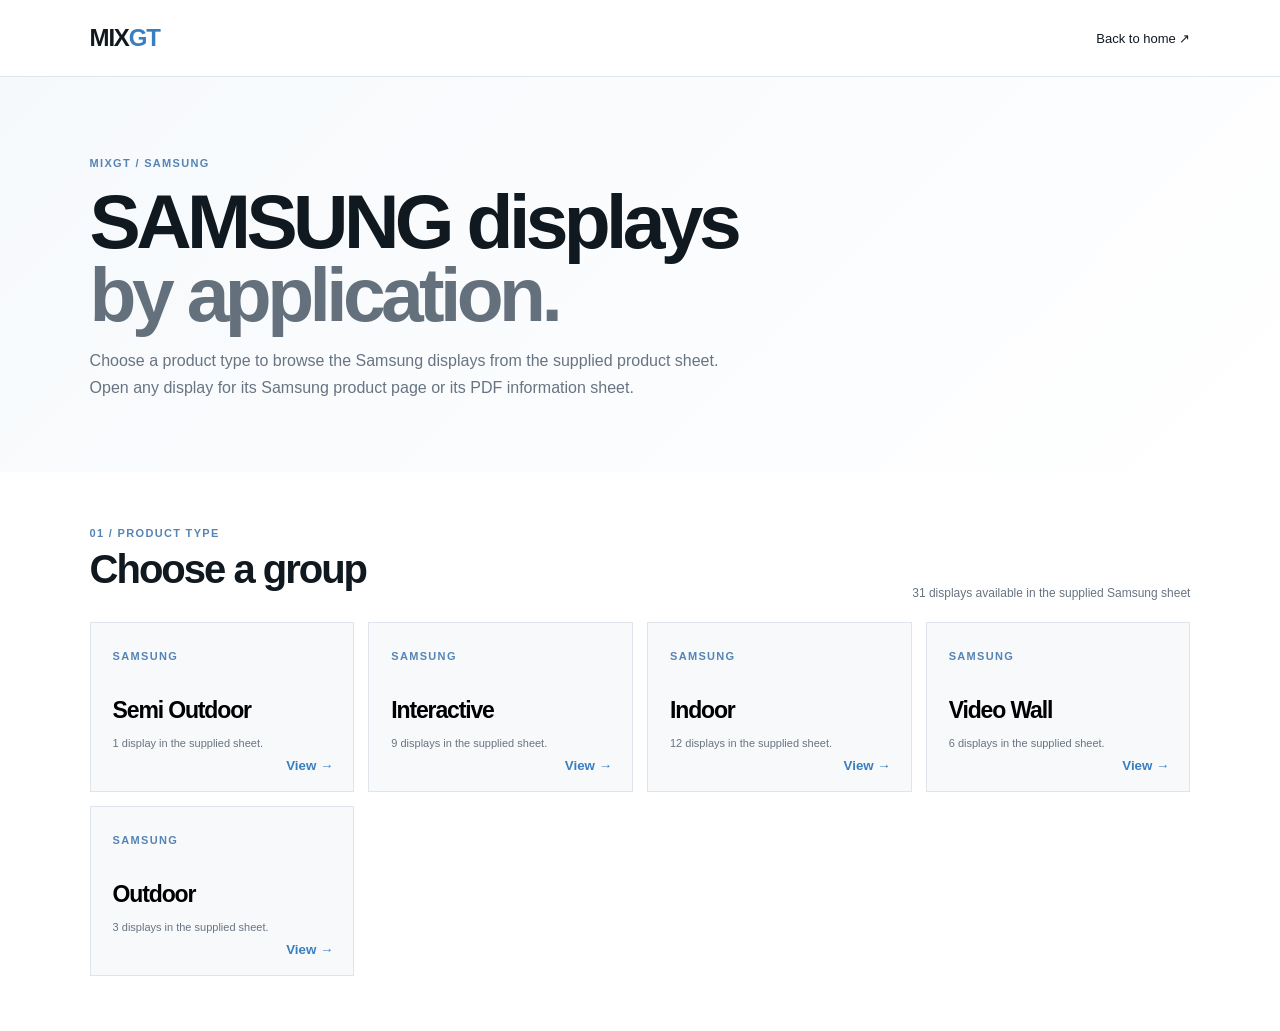
<file: samsung_catalog.html>
<!doctype html>
<html lang="en">
<head>
<meta charset="UTF-8">
<meta name="viewport" content="width=device-width, initial-scale=1.0">
<meta name="description" content="SAMSUNG professional display product catalog from MixGT.">
<title>MixGT | SAMSUNG Displays</title>
<style>
:root{--ink:#101820;--muted:#687482;--line:#dfe5ea;--paper:#f7f9fb;--blue:#397ec0}
*{box-sizing:border-box} body{margin:0;color:var(--ink);font-family:Arial,Helvetica,sans-serif;background:#fff}
a{color:inherit} .header{display:flex;justify-content:space-between;align-items:center;padding:24px 7vw;border-bottom:1px solid var(--line)}
.brand{font-weight:800;letter-spacing:-.05em;font-size:24px} .brand span{color:var(--blue)} .back{text-decoration:none;font-size:13px}
.hero{padding:80px 7vw 55px;background:linear-gradient(135deg,#f6f9fc,#fff)} .eyebrow{font-size:11px;letter-spacing:.12em;text-transform:uppercase;color:#5584b5;font-weight:700}
h1{font-size:clamp(42px,6vw,78px);line-height:.95;letter-spacing:-.06em;margin:16px 0} h1 em{font-style:normal;color:#64717d}
.hero p{max-width:650px;color:var(--muted);line-height:1.7}
.section{padding:55px 7vw} .section-title{display:flex;justify-content:space-between;gap:20px;align-items:end;margin-bottom:22px}
.section-title span{color:var(--muted);font-size:12px} .group-grid,.product-grid{display:grid;grid-template-columns:repeat(4,1fr);gap:14px}
.group{min-height:170px;border:1px solid var(--line);background:var(--paper);padding:22px;text-align:left;cursor:pointer;transition:.2s;position:relative}
.group:hover{transform:translateY(-4px);border-color:#4c89cd;box-shadow:0 15px 34px rgba(12,20,32,.09)}
.group h3{font-size:23px;margin:35px 0 10px;letter-spacing:-.05em} .group p{font-size:11px;color:var(--muted);line-height:1.6}
.group b{position:absolute;right:20px;bottom:18px;color:var(--blue)} .products-heading{display:flex;justify-content:space-between;align-items:end;margin-bottom:25px}
h2{font-size:40px;letter-spacing:-.05em;margin:8px 0} .backbtn{border:1px solid var(--line);background:white;padding:11px 15px;cursor:pointer}
.product{border:1px solid var(--line);background:#fff;padding:18px;min-height:270px;display:flex;flex-direction:column}
.visual{height:130px;background:linear-gradient(145deg,#111820,#27313b);display:flex;align-items:center;justify-content:center;margin-bottom:17px;position:relative;overflow:hidden}
.screen{width:74%;height:65%;border:5px solid #1e252c;background:linear-gradient(135deg,#1b6fae,#08131e);box-shadow:0 7px 0 #111;border-radius:2px}
.badge{position:absolute;top:9px;left:9px;color:#fff;font-size:9px;letter-spacing:.08em;text-transform:uppercase;background:rgba(0,0,0,.35);padding:6px 8px}
.product small{color:#5584b5;font-weight:700;font-size:10px} .product h3{margin:7px 0 4px;font-size:20px;letter-spacing:-.04em}
.code{font:10px monospace;color:var(--muted);margin-bottom:14px;word-break:break-all}
.actions{margin-top:auto;display:grid;grid-template-columns:1fr 1fr;gap:8px} .actions a{text-decoration:none;text-align:center;padding:10px 8px;font-size:11px;font-weight:700;border:1px solid var(--line)}
.actions a:first-child{background:#101820;color:white;border-color:#101820} .actions a:hover{opacity:.82}
.empty{padding:30px;background:var(--paper);color:var(--muted)} .hidden{display:none}
.modal{position:fixed;inset:0;display:none;align-items:center;justify-content:center;padding:25px;z-index:20} .modal.open{display:flex}
.modal-bg{position:absolute;inset:0;background:rgba(8,15,22,.58)} .modal-card{position:relative;z-index:1;background:#fff;max-width:850px;width:100%;display:grid;grid-template-columns:40% 60%;box-shadow:0 25px 70px rgba(0,0,0,.25);max-height:90vh;overflow:auto}
.modal-visual{min-height:430px;background:linear-gradient(145deg,#0e151c,#2e3a45);display:flex;align-items:center;justify-content:center;position:relative}
.modal-visual .screen{width:78%;height:45%;border-width:8px} .modal-content{padding:40px} .modal-content h2{font-size:38px}
.modal-content p{color:var(--muted);line-height:1.7} .detail{margin-top:25px;border-top:1px solid var(--line);padding-top:18px}
.detail-row{display:flex;justify-content:space-between;gap:20px;padding:8px 0;font-size:12px;border-bottom:1px solid #eef1f3} .detail-row b{font-weight:700}
.modal-actions{display:grid;grid-template-columns:1fr 1fr;gap:10px;margin-top:25px} .modal-actions a{padding:13px;text-align:center;text-decoration:none;border:1px solid var(--line);font-weight:700;font-size:12px}
.modal-actions a:first-child{background:#101820;color:#fff;border-color:#101820} .close{position:absolute;right:14px;top:10px;border:0;background:transparent;font-size:30px;cursor:pointer;z-index:2}
@media(max-width:850px){.group-grid,.product-grid{grid-template-columns:repeat(2,1fr)} .modal-card{grid-template-columns:1fr} .modal-visual{min-height:220px}}
@media(max-width:520px){.group-grid,.product-grid{grid-template-columns:1fr} .header,.hero,.section{padding-left:6vw;padding-right:6vw}}
</style>
</head>
<body>
<header class="header"><div class="brand">MIX<span>GT</span></div><a class="back" href="index.html">Back to home ↗</a></header>
<main>
<section class="hero"><div class="eyebrow">MIXGT / SAMSUNG</div><h1>SAMSUNG displays<br><em>by application.</em></h1><p>Choose a product type to browse the Samsung displays from the supplied product sheet. Open any display for its Samsung product page or its PDF information sheet.</p></section>
<section class="section">
  <div class="section-title"><div><div class="eyebrow">01 / Product type</div><h2>Choose a group</h2></div><span>31 displays available in the supplied Samsung sheet</span></div>
  <div class="group-grid" id="groups"></div>
</section>
<section class="section hidden" id="productsSection">
  <div class="products-heading"><div><div class="eyebrow">02 / Available displays</div><h2 id="selectedGroup"></h2></div><button class="backbtn" id="backBtn">← Back to groups</button></div>
  <div class="product-grid" id="products"></div>
</section>
</main>
<div class="modal" id="modal">
  <div class="modal-bg" id="modalBg"></div>
  <section class="modal-card">
    <button class="close" id="close">×</button>
    <div class="modal-visual"><span class="badge" id="mCat"></span><div class="screen"></div></div>
    <div class="modal-content">
      <div class="eyebrow">SAMSUNG DISPLAY</div><h2 id="mTitle"></h2>
      <p>Product information from the supplied Samsung product sheet.</p>
      <div class="detail">
        <div class="detail-row"><span>Long Code</span><b id="mCode"></b></div>
        <div class="detail-row"><span>Type</span><b id="mType"></b></div>
      </div>
      <div class="modal-actions"><a id="mLink" target="_blank" rel="noopener">Open screen link ↗</a><a id="mPdf" target="_blank">Open PDF ↗</a></div>
    </div>
  </section>
</div>
<script>
const PRODUCTS = [{"no": 1, "name": "OM55N-D", "code": "LH55OMNDPGB/EN", "link": "https://www.samsung.com/ie/smart-signage/outdoor-signage/windowdisplay-omn-d-series-lh55omndpgb-en/", "category": "Semi Outdoor", "pdf": "samsung-pdfs/OM55N-D_LH55OMNDPGB_EN.pdf"}, {"no": 2, "name": "WM85B", "code": "LH85WMBWLGCXUE", "link": "https://www.samsung.com/sa_en/business/smart-signage/interactive-display/flip-pro-wm85b-interactive-display-lh85wmbwlgcxue/", "category": "Interactive", "pdf": "samsung-pdfs/WM85B_LH85WMBWLGCXUE.pdf"}, {"no": 3, "name": "WM75B", "code": "LH75WMBWLGCXUE", "link": "https://www.samsung.com/sa_en/business/smart-signage/interactive-display/flip-pro-wm75b-interactive-display-lh75wmbwlgcxue/", "category": "Interactive", "pdf": "samsung-pdfs/WM75B_LH75WMBWLGCXUE.pdf"}, {"no": 5, "name": "OM55B", "code": "LH55OMBEBGBXUE", "link": "https://www.samsung.com/sa_en/business/smart-signage/video-wall/vmb-u-fhd-1080p-500nit-ip5x-35mm-lh55vmbubgbxue/", "category": "Indoor", "pdf": "samsung-pdfs/OM55B_LH55OMBEBGBXUE.pdf"}, {"no": 6, "name": "QM55B-T", "code": "LH55QMBTBGCXUE", "link": "https://www.samsung.com/ae/business/smart-signage/uhd-4k-signage/crystal-uhd-signage-qmc-lh55qmcebgcxue/", "category": "Interactive", "pdf": "samsung-pdfs/QM55B-T_LH55QMBTBGCXUE.pdf"}, {"no": 7, "name": "QM43B-T", "code": "LH43QMBTBGCXUE", "link": "https://www.samsung.com/sa_en/business/smart-signage/interactive-display/qmb-t-uhd-4k-capacitive-touch-8ms-lh43qmbtbgcxue/", "category": "Interactive", "pdf": "samsung-pdfs/QM43B-T_LH43QMBTBGCXUE.pdf"}, {"no": 8, "name": "VM46B-U", "code": "LH46VMBUBGBXUE", "link": "https://www.samsung.com/ae/smart-signage/video-wall/vmb-u-46-inch-fhd-1080p-500nit-ip5x-35mm-lh46vmbubgbxue/", "category": "Video Wall", "pdf": "samsung-pdfs/VM46B-U_LH46VMBUBGBXUE.pdf"}, {"no": 9, "name": "VH55C-R", "code": "LH55VHCRBGBXUE", "link": "https://www.samsung.com/sa_en/smart-signage/video-wall/vhr-r-55-inch-fhd-1080p-700nit-ip5x-0-88mm-lh55vhrrbgbxue/", "category": "Video Wall", "pdf": "samsung-pdfs/VH55C-R_LH55VHCRBGBXUE.pdf"}, {"no": 10, "name": "VM55C-R", "code": "LH55VMCRBGBXUE", "link": "https://www.samsung.com/eg/business/smart-signage/video-wall/vmb-r-fhd-1080p-500nit-ip5x-088mm-lh55vmbrbgbxue/", "category": "Video Wall", "pdf": "samsung-pdfs/VM55C-R_LH55VMCRBGBXUE.pdf"}, {"no": 11, "name": "VM55B-R", "code": "LH55VMBRBGBXUE", "link": "https://www.samsung.com/eg/business/smart-signage/video-wall/vmb-r-fhd-1080p-500nit-ip5x-088mm-lh55vmbrbgbxue/", "category": "Video Wall", "pdf": "samsung-pdfs/VM55B-R_LH55VMBRBGBXUE.pdf"}, {"no": 12, "name": "VM55B-U", "code": "LH55VMBUBGBXUE", "link": "https://www.samsung.com/ae/smart-signage/video-wall/vmb-u-46-inch-fhd-1080p-500nit-ip5x-35mm-lh46vmbubgbxue/", "category": "Video Wall", "pdf": "samsung-pdfs/VM55B-U_LH55VMBUBGBXUE.pdf"}, {"no": 13, "name": "WA75F", "code": "LH75WAFWLGCXUE", "link": "https://www.samsung.com/levant/business/smart-signage/interactive-display/interactive-display-waf-lh75wafwlgcxue/", "category": "Interactive", "pdf": "samsung-pdfs/WA75F_LH75WAFWLGCXUE.pdf"}, {"no": 14, "name": "VM55C-E", "code": "LH55VMCEBGBXUE", "link": "https://www.samsung.com/my/business/smart-signage/video-wall/vmc-e-extreme-narrow-bezel-video-wall-fhd-1080p-500nit-ip5x-174mm-lh55vmcebgbxxs/?srsltid=AfmBOopVN12SHL4Lg_AF7cgwmnnIF7jcUpJGvoRt0QUj7sCXSzLO2AKY", "category": "Video Wall", "pdf": "samsung-pdfs/VM55C-E_LH55VMCEBGBXUE.pdf"}, {"no": 15, "name": "QM55C", "code": "LH55QMCEBGCXUE", "link": "https://www.samsung.com/ae/business/smart-signage/uhd-4k-signage/crystal-uhd-signage-qmc-lh55qmcebgcxue/", "category": "Indoor", "pdf": "samsung-pdfs/QM55C_LH55QMCEBGCXUE.pdf"}, {"no": 16, "name": "OH55DX", "code": "LH55OHDEBGBXUE", "link": "https://www.samsung.com/ae/smart-signage/outdoor-signage/outdoor-signage-oh55a-55-inch-smart-signage-oh55a-lh55ohaebgbxue/", "category": "Outdoor", "pdf": "samsung-pdfs/OH55DX_LH55OHDEBGBXUE.pdf"}, {"no": 17, "name": "WA86F", "code": "LH56WAFWLGCXUE", "link": "https://www.samsung.com/sa_en/smart-signage/interactive-display/waf-65-inch-lh65wafwlgcxue/", "category": "Interactive", "pdf": "samsung-pdfs/WA86F_LH56WAFWLGCXUE.pdf"}, {"no": 18, "name": "QM85C", "code": "LH85QMCEBGCXUE", "link": "https://www.samsung.com/ae/business/smart-signage/uhd-4k-signage/crystal-uhd-signage-qmc-lh85qmcebgcxue/", "category": "Indoor", "pdf": "samsung-pdfs/QM85C_LH85QMCEBGCXUE.pdf"}, {"no": 19, "name": "QM75C", "code": "LH75QMCEBGCXUE", "link": "https://www.samsung.com/ae/business/smart-signage/uhd-4k-signage/crystal-uhd-signage-qmc-lh85qmcebgcxue/", "category": "Indoor", "pdf": "samsung-pdfs/QM75C_LH75QMCEBGCXUE.pdf"}, {"no": 20, "name": "QH50C", "code": "LH50QHCEBGCXUE", "link": "https://www.samsung.com/ae/business/smart-signage/uhd-4k-signage/crystal-uhd-signage-qhc-lh50qhcebgcxue/", "category": "Indoor", "pdf": "samsung-pdfs/QH50C_LH50QHCEBGCXUE.pdf"}, {"no": 21, "name": "WA65F", "code": "LH65WAFWLGCXUE", "link": "https://www.samsung.com/levant/business/smart-signage/interactive-display/interactive-display-waf-lh65wafwlgcxue/", "category": "Interactive", "pdf": "samsung-pdfs/WA65F_LH65WAFWLGCXUE.pdf"}, {"no": 22, "name": "WM65B", "code": "LH65WMBWBGCXUE", "link": "https://www.samsung.com/levant/business/smart-signage/interactive-display/flip-pro-wm65b-interactive-display-lh65wmbwbgcxue/", "category": "Interactive", "pdf": "samsung-pdfs/WM65B_LH65WMBWBGCXUE.pdf"}, {"no": 23, "name": "OH55A-S", "code": "LH55OHAOSGBXUE", "link": "https://www.samsung.com/ae/business/smart-signage/outdoor-signage/outdoor-signage-oh55a-s-fhd-4k-3500nit-ip5x-lh55ohaesgbxue/", "category": "Outdoor", "pdf": "samsung-pdfs/OH55A-S_LH55OHAOSGBXUE.pdf"}, {"no": 24, "name": "WM55B", "code": "LH55WMBWBGCXUE", "link": "https://www.samsung.com/sa_en/business/smart-signage/interactive-display/flip-pro-wm55b-interactive-display-lh55wmbwbgcxue/", "category": "Interactive", "pdf": "samsung-pdfs/WM55B_LH55WMBWBGCXUE.pdf"}, {"no": 25, "name": "QM43C", "code": "LH43QMCEPGCXUE", "link": "https://www.samsung.com/levant/business/smart-signage/uhd-4k-signage/crystal-uhd-signage-qmc-lh43qmcepgcxue/", "category": "Indoor", "pdf": "samsung-pdfs/QM43C_LH43QMCEPGCXUE.pdf"}, {"no": 26, "name": "QM65C", "code": "LH65QMCEBGCXUE", "link": "https://www.samsung.com/ae/business/smart-signage/uhd-4k-signage/crystal-uhd-signage-qmc-lh65qmcebgcxue/", "category": "Indoor", "pdf": "samsung-pdfs/QM65C_LH65QMCEBGCXUE.pdf"}, {"no": 27, "name": "QM50C", "code": "LH50QMCEPGCXUE", "link": "https://www.samsung.com/levant/business/smart-signage/uhd-4k-signage/crystal-uhd-signage-qmc-lh50qmcepgcxue/", "category": "Indoor", "pdf": "samsung-pdfs/QM50C_LH50QMCEPGCXUE.pdf"}, {"no": 28, "name": "QM32C", "code": "LH32QMCEBGCXUE", "link": "https://www.samsung.com/ae/business/smart-signage/uhd-4k-signage/crystal-uhd-signage-qmc-lh32qmcebgcxue/", "category": "Indoor", "pdf": "samsung-pdfs/QM32C_LH32QMCEBGCXUE.pdf"}, {"no": 29, "name": "OH24B", "code": "LH24OHBEBGBXUE", "link": "https://www.samsung.com/uk/business/smart-signage/outdoor-signage/outdoor-signage-oh24b-fhd-1500nit-ip66-lh24ohbebgbxen/", "category": "Outdoor", "pdf": "samsung-pdfs/OH24B_LH24OHBEBGBXUE.pdf"}, {"no": 30, "name": "SH37C", "code": "LH37SHCEBGBXUE", "link": "http://samsung.com/ie/business/smart-signage/others/stretched-display-sh37c-lh37shcebgbxen/", "category": "Indoor", "pdf": "samsung-pdfs/SH37C_LH37SHCEBGBXUE.pdf"}, {"no": 31, "name": "QM98C", "code": "LH98QMCEBGCXUE", "link": "https://www.samsung.com/sa_en/smart-signage/uhd-4k-signage/uhd-signage-qm98c-98-inch-lh98qmcebgcxue/", "category": "Indoor", "pdf": "samsung-pdfs/QM98C_LH98QMCEBGCXUE.pdf"}, {"no": 32, "name": "QHFX", "code": "LH115QHFEBGXUE", "link": "https://www.samsung.com/sa_en/smart-signage/uhd-4k-signage/supersized-uhd-signage-qhfx-115-inch-portrait-antiglare-lh115qhfebgxue/", "category": "Indoor", "pdf": "samsung-pdfs/QHFX_LH115QHFEBGXUE.pdf"}];
const categories = [...new Set(PRODUCTS.map(p => p.category))];
const groups = document.getElementById('groups');
const productsSection = document.getElementById('productsSection');
const productsEl = document.getElementById('products');
const selectedGroup = document.getElementById('selectedGroup');
const modal = document.getElementById('modal');

function showGroup(cat) {
  selectedGroup.textContent = cat;
  const list = PRODUCTS.filter(p => p.category === cat);
  productsEl.innerHTML = list.length ? list.map(p => `
    <article class="product">
      <div class="visual"><span class="badge">${p.category}</span><div class="screen"></div></div>
      <small>SAMSUNG</small><h3>${p.name}</h3><div class="code">${p.code}</div>
      <div class="actions"><a href="${p.link}" target="_blank" rel="noopener">Screen link ↗</a><a href="${p.pdf}" target="_blank">PDF ↗</a></div>
    </article>`).join('') : '<div class="empty">No displays found in this group.</div>';
  productsSection.classList.remove('hidden');
  productsSection.scrollIntoView({behavior:'smooth',block:'start'});
}
groups.innerHTML = categories.map(cat => {
  const count = PRODUCTS.filter(p => p.category === cat).length;
  return `<button class="group" onclick="showGroup('${cat.replace(/'/g,"\\'")}')"><div class="eyebrow">SAMSUNG</div><h3>${cat}</h3><p>${count} display${count===1?'':'s'} in the supplied sheet.</p><b>View →</b></button>`;
}).join('');

document.getElementById('backBtn').onclick = () => {
  productsSection.classList.add('hidden');
  document.querySelector('.section').scrollIntoView({behavior:'smooth'});
};

function openModal(p) {
  document.getElementById('mCat').textContent = p.category;
  document.getElementById('mTitle').textContent = p.name;
  document.getElementById('mCode').textContent = p.code;
  document.getElementById('mType').textContent = p.category;
  document.getElementById('mLink').href = p.link;
  document.getElementById('mPdf').href = p.pdf;
  modal.classList.add('open');
}
document.getElementById('close').onclick = () => modal.classList.remove('open');
document.getElementById('modalBg').onclick = () => modal.classList.remove('open');
</script>
</body>
</html>
</file>
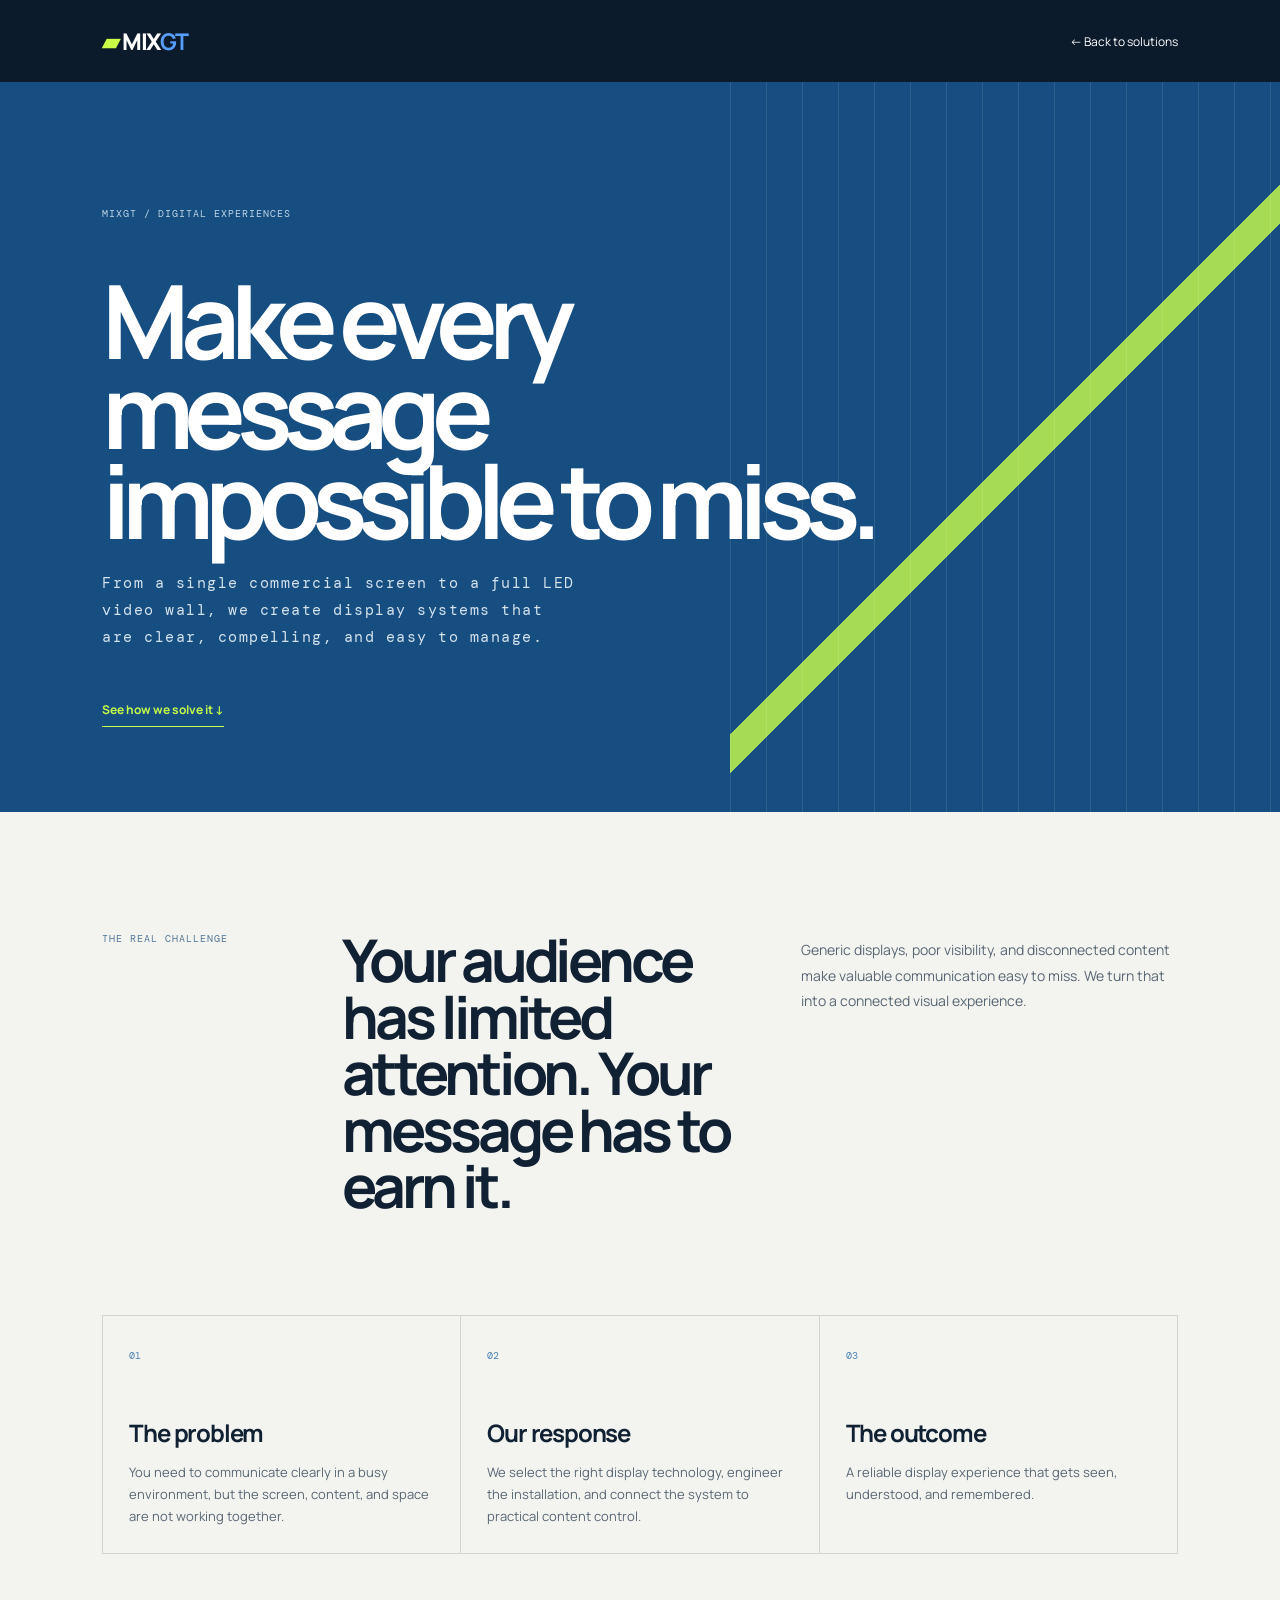
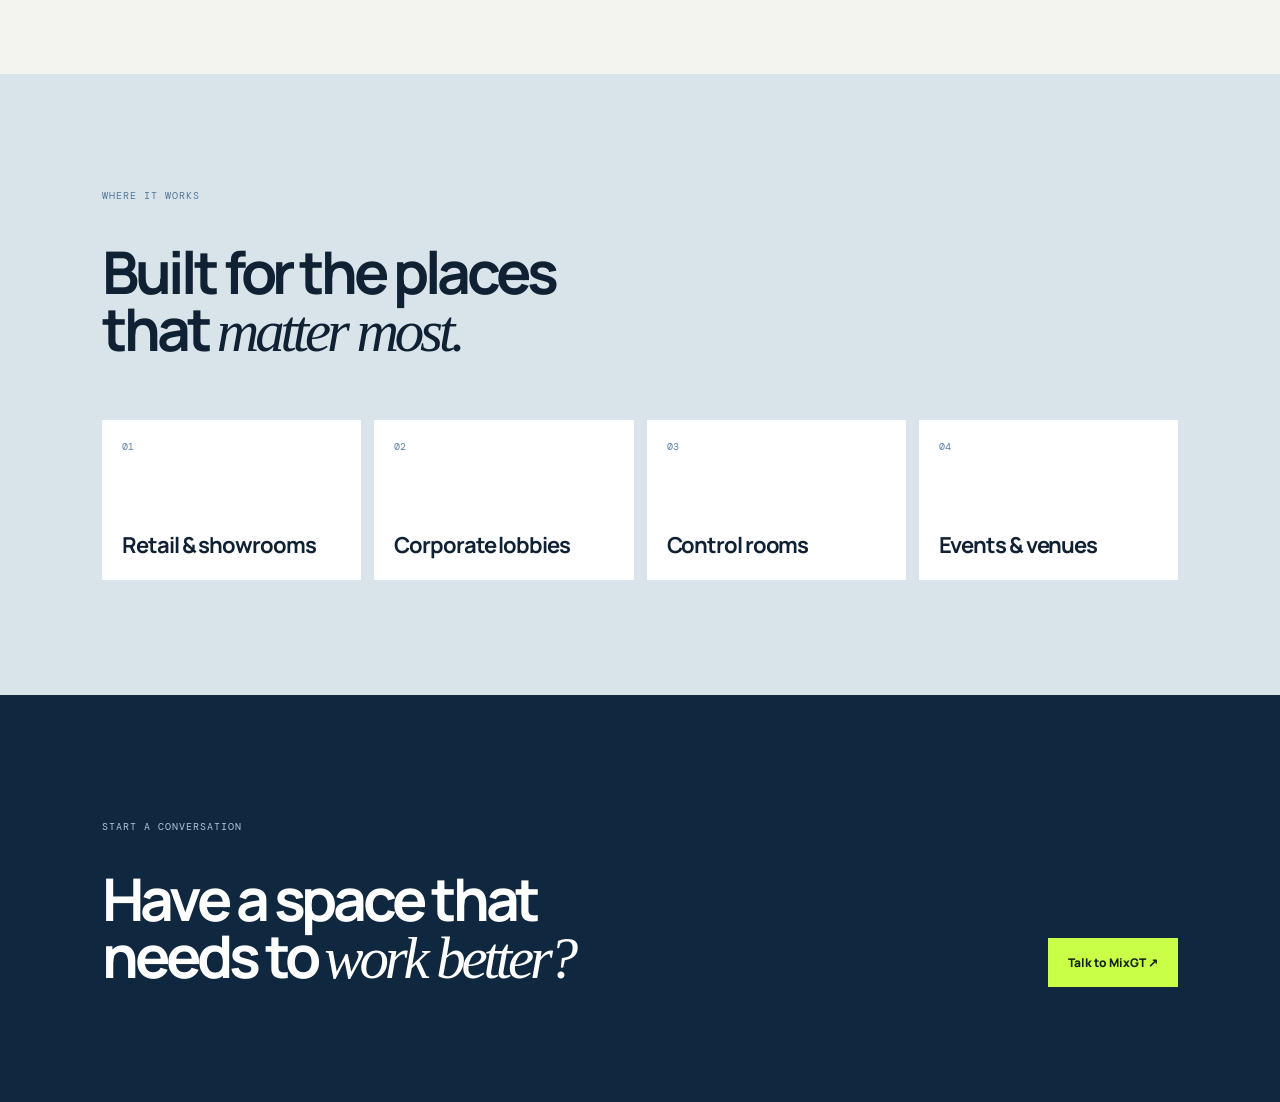
<file: solutions.html>
<!doctype html><html lang="en"><head><meta charset="UTF-8" /><meta name="viewport" content="width=device-width, initial-scale=1.0" /><title>MixGT | Solutions</title><link rel="preconnect" href="https://fonts.googleapis.com" /><link rel="preconnect" href="https://fonts.gstatic.com" crossorigin /><link href="https://fonts.googleapis.com/css2?family=DM+Mono:wght@400;500&family=Manrope:wght@400;500;600;700;800&display=swap" rel="stylesheet" /><link rel="stylesheet" href="solution-page.css" /></head><body><header><a class="brand" href="index.html">▰ MIX<b>GT</b></a><a href="index.html#solutions">← Back to solutions</a></header><main><section class="hero"><p id="eyebrow"></p><h1 id="title"></h1><p id="intro"></p><a href="#explanation">See how we solve it ↓</a></section><section class="explain" id="explanation"><div class="intro"><p>THE REAL CHALLENGE</p><h2 id="problemTitle"></h2><p id="problemText"></p></div><div class="map"><article><span>01</span><h3>The problem</h3><p id="problem"></p></article><article><span>02</span><h3>Our response</h3><p id="response"></p></article><article><span>03</span><h3>The outcome</h3><p id="outcome"></p></article></div></section><section class="uses"><p>WHERE IT WORKS</p><h2>Built for the places<br />that <em>matter most.</em></h2><div id="applications"></div></section><section class="next"><div><p>START A CONVERSATION</p><h2>Have a space that<br />needs to <em>work better?</em></h2></div><a href="mailto:info@mixgt.com">Talk to MixGT ↗</a></section></main><script src="solution-page.js"></script></body></html>
</file>
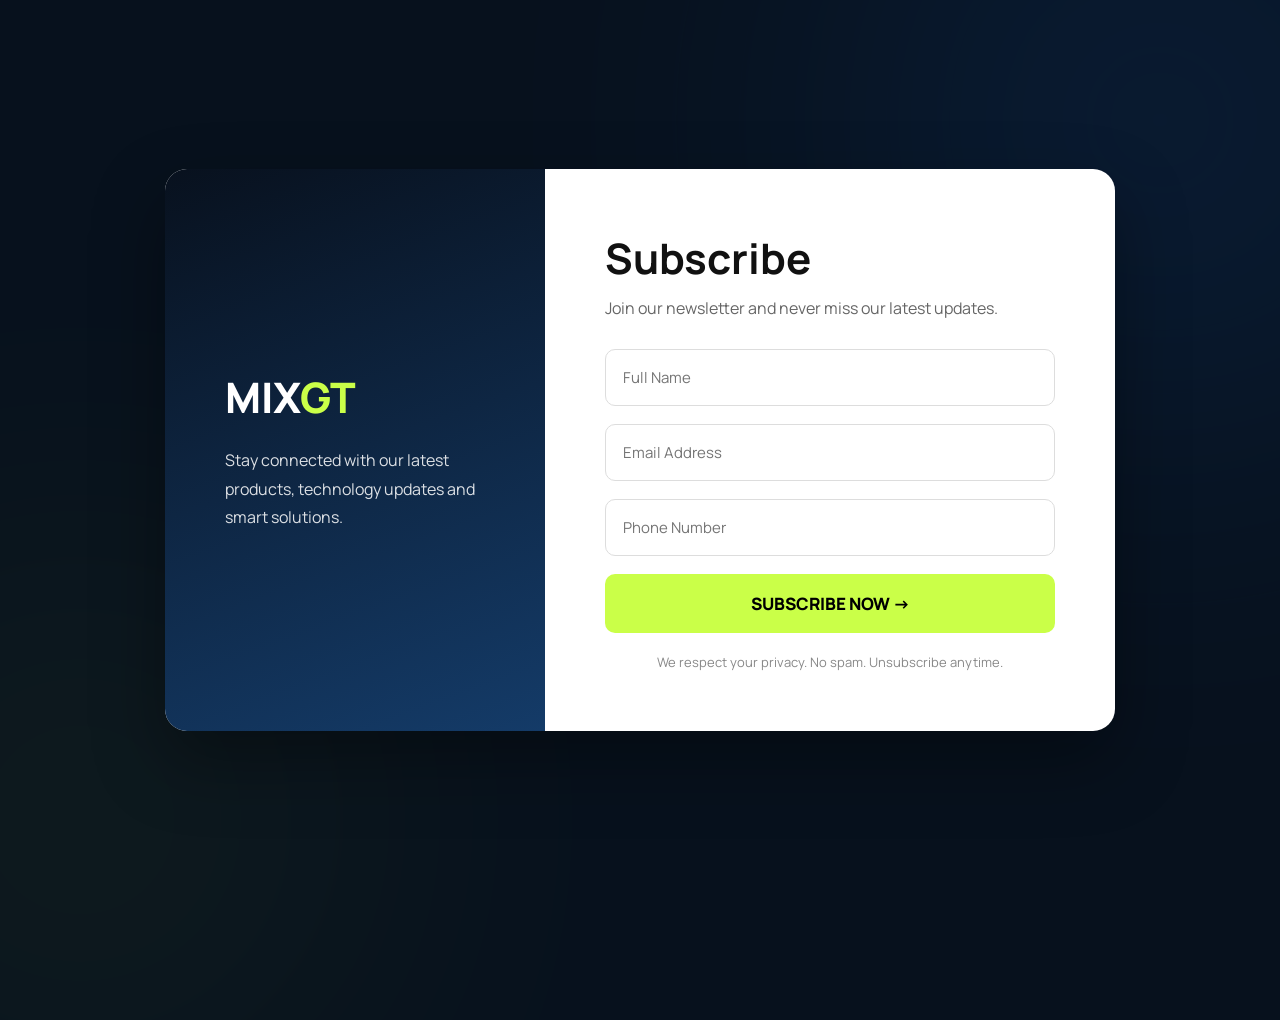
<file: subscribe.html>
<!DOCTYPE html>
<html lang="en">
<head>
<meta charset="UTF-8">
<meta name="viewport" content="width=device-width, initial-scale=1.0">
<title>Subscribe | MixGT</title>

<link href="https://fonts.googleapis.com/css2?family=Manrope:wght@300;400;600;700;800&display=swap" rel="stylesheet">

<style>
*{
    margin:0;
    padding:0;
    box-sizing:border-box;
    font-family:Manrope,sans-serif;
}

body{
    background:#07111d;
    min-height:100vh;
    display:flex;
    justify-content:center;
    align-items:center;
    overflow-x:hidden;
    position:relative;
}

body::before{
    content:"";
    position:absolute;
    width:600px;
    height:600px;
    background:#1b63c6;
    border-radius:50%;
    filter:blur(180px);
    opacity:.18;
    top:-180px;
    right:-180px;
}

body::after{
    content:"";
    position:absolute;
    width:400px;
    height:400px;
    background:#caff48;
    border-radius:50%;
    filter:blur(180px);
    opacity:.10;
    bottom:-120px;
    left:-120px;
}

.card{
    width:950px;
    max-width:92%;
    background:#fff;
    border-radius:22px;
    overflow:hidden;
    display:grid;
    grid-template-columns:40% 60%;
    box-shadow:0 30px 70px rgba(0,0,0,.35);
    position:relative;
    z-index:2;
}

.left{
    background:linear-gradient(160deg,#08111e,#143b68);
    color:#fff;
    padding:60px;
    display:flex;
    flex-direction:column;
    justify-content:center;
}

.logo{
    font-size:42px;
    font-weight:800;
}

.logo span{
    color:#caff48;
}

.tag{
    margin-top:20px;
    line-height:1.8;
    opacity:.85;
}

.right{
    padding:60px;
}

.right h1{
    color:#111;
    font-size:42px;
    margin-bottom:10px;
}

.right p{
    color:#666;
    margin-bottom:30px;
}

input{
    width:100%;
    padding:17px;
    margin-bottom:18px;
    border:1px solid #ddd;
    border-radius:10px;
    font-size:15px;
}

input:focus{
    outline:none;
    border-color:#1b63c6;
    box-shadow:0 0 0 4px rgba(27,99,198,.15);
}

button{
    width:100%;
    padding:18px;
    background:#caff48;
    border:none;
    border-radius:10px;
    font-size:17px;
    font-weight:800;
    cursor:pointer;
    transition:.3s;
}

button:hover{
    background:#b7ec37;
    transform:translateY(-2px);
}

.small{
    margin-top:20px;
    text-align:center;
    color:#888;
    font-size:13px;
}

.success{
    display:none;
    text-align:center;
    margin-top:30px;
    padding:25px;
    background:#f5fff0;
    border:1px solid #d7f5a2;
    border-radius:12px;
}

.success h2{
    color:#143b68;
    margin-bottom:10px;
}

.success p{
    color:#555;
    margin:0;
}

@media(max-width:850px){

.card{
grid-template-columns:1fr;
}

.left,
.right{
padding:40px;
}

}
</style>

</head>

<body>

<div class="card">

<div class="left">

<div class="logo">
MIX<span>GT</span>
</div>

<div class="tag">
Stay connected with our latest products,
technology updates and smart solutions.
</div>

</div>

<div class="right">

<h1>Subscribe</h1>

<p>
Join our newsletter and never miss our latest updates.
</p>

<form id="subscribeForm">

<input type="text" placeholder="Full Name" required>

<input type="email" placeholder="Email Address" required>

<input type="tel" placeholder="Phone Number" required>

<button type="submit">
SUBSCRIBE NOW →
</button>

</form>

<div class="success" id="success">

<h2>🎉 Welcome to MixGT!</h2>

<p>
Thank you for subscribing.<br>
You'll now receive our latest products, technology updates, project highlights, and exclusive insights.
</p>

</div>

<div class="small">
We respect your privacy. No spam. Unsubscribe anytime.
</div>

</div>

</div>

<script>

const form=document.getElementById("subscribeForm");
const success=document.getElementById("success");

form.addEventListener("submit", function(e){

e.preventDefault();

const inputs = form.querySelectorAll("input");

fetch("http://localhost:3000/subscribe", {
    method:"POST",
    headers:{
        "Content-Type":"application/json"
    },
    body:JSON.stringify({
        name: inputs[0].value,
        email: inputs[1].value,
        phone: inputs[2].value
    })
}).catch(() => {});

form.style.display="none";
success.style.display="block";

});



</script>

</body>
</html>
</file>
<file: solution-page.css>
:root{--ink:#102133;--paper:#f3f3ef;--line:rgba(16,33,51,.15);--lime:#caff48}*{box-sizing:border-box}body{margin:0;color:var(--ink);background:var(--paper);font-family:Manrope,Arial,sans-serif}header{height:82px;background:#0c1b2c;color:#fff;display:flex;justify-content:space-between;align-items:center;padding:0 8vw}header a{color:#fff;text-decoration:none;font-size:12px}.brand{font-size:23px!important;font-weight:800;letter-spacing:-1.5px}.brand:first-letter{color:var(--lime)}.brand b{color:#579fff}.hero{background:#164e81;color:#fff;min-height:560px;padding:115px 8vw 85px;position:relative;overflow:hidden}.hero:after{content:"";position:absolute;width:43%;height:100%;right:0;top:0;background:repeating-linear-gradient(90deg,rgba(255,255,255,.1) 0 1px,transparent 1px 36px),linear-gradient(135deg,transparent 0 51%,rgba(202,255,72,.8) 51% 54%,transparent 54%)}.hero p,.explain .intro>p:first-child,.uses>p,.next p{font:10px "DM Mono";letter-spacing:.1em}.hero>p:first-child{color:#bfd4e6}.hero h1{font-size:clamp(55px,8vw,110px);letter-spacing:-.09em;line-height:.88;max-width:800px;margin:55px 0 25px;position:relative;z-index:1}.hero>p:not(:first-child){font-size:15px;line-height:1.8;color:#d5e2ec;max-width:480px;position:relative;z-index:1}.hero>a{display:inline-block;margin-top:35px;color:var(--lime);border-bottom:1px solid var(--lime);padding-bottom:8px;text-decoration:none;font-size:12px;font-weight:700;position:relative;z-index:1}.explain{padding:120px 8vw}.intro{display:grid;grid-template-columns:20% 1fr 35%;gap:25px}.intro>p:first-child,.uses>p{color:#527798;margin:0}.intro h2,.uses h2,.next h2{font-size:clamp(35px,4.6vw,67px);letter-spacing:-.07em;line-height:.96;margin:0}.intro>p:last-child{font-size:14px;line-height:1.8;color:#586674;margin:5px 0}.map{display:grid;grid-template-columns:repeat(3,1fr);border-left:1px solid var(--line);border-top:1px solid var(--line);margin-top:100px}.map article{padding:26px;min-height:230px;border-right:1px solid var(--line);border-bottom:1px solid var(--line)}.map span{font:10px "DM Mono";color:#4982b7}.map h3{font-size:24px;letter-spacing:-.05em;margin:52px 0 12px}.map p{font-size:13px;line-height:1.7;color:#596775;margin:0}.uses{background:#d9e4ea;padding:115px 8vw}.uses h2{margin:42px 0 60px}.uses em,.next em{font-family:Georgia,serif;font-weight:400}.uses>div{display:grid;grid-template-columns:repeat(4,1fr);gap:13px}.uses>div div{min-height:160px;background:#fff;padding:20px;display:flex;flex-direction:column;justify-content:space-between}.uses span{font:10px "DM Mono";color:#5781a3}.uses b{font-size:22px;letter-spacing:-.05em}.next{background:#10283f;color:#fff;padding:115px 8vw;display:flex;align-items:end;justify-content:space-between}.next p{color:#acc7dc}.next h2{margin:38px 0 0}.next a{background:var(--lime);color:#132315;text-decoration:none;padding:16px 20px;font-size:12px;font-weight:800}@media(max-width:700px){header{height:70px;padding:0 6vw}.hero,.explain,.uses,.next{padding-left:6vw;padding-right:6vw}.hero{padding-top:90px;min-height:500px}.hero h1{font-size:15vw;margin:45px 0 22px}.intro{display:block}.intro>p:last-child{margin-top:24px}.map{display:block;margin-top:50px}.map article{min-height:auto}.map h3{margin:25px 0 12px}.uses>div{grid-template-columns:1fr 1fr}.next{display:block}.next h2{font-size:12vw}.next a{display:inline-block;margin-top:35px}}
</file>
